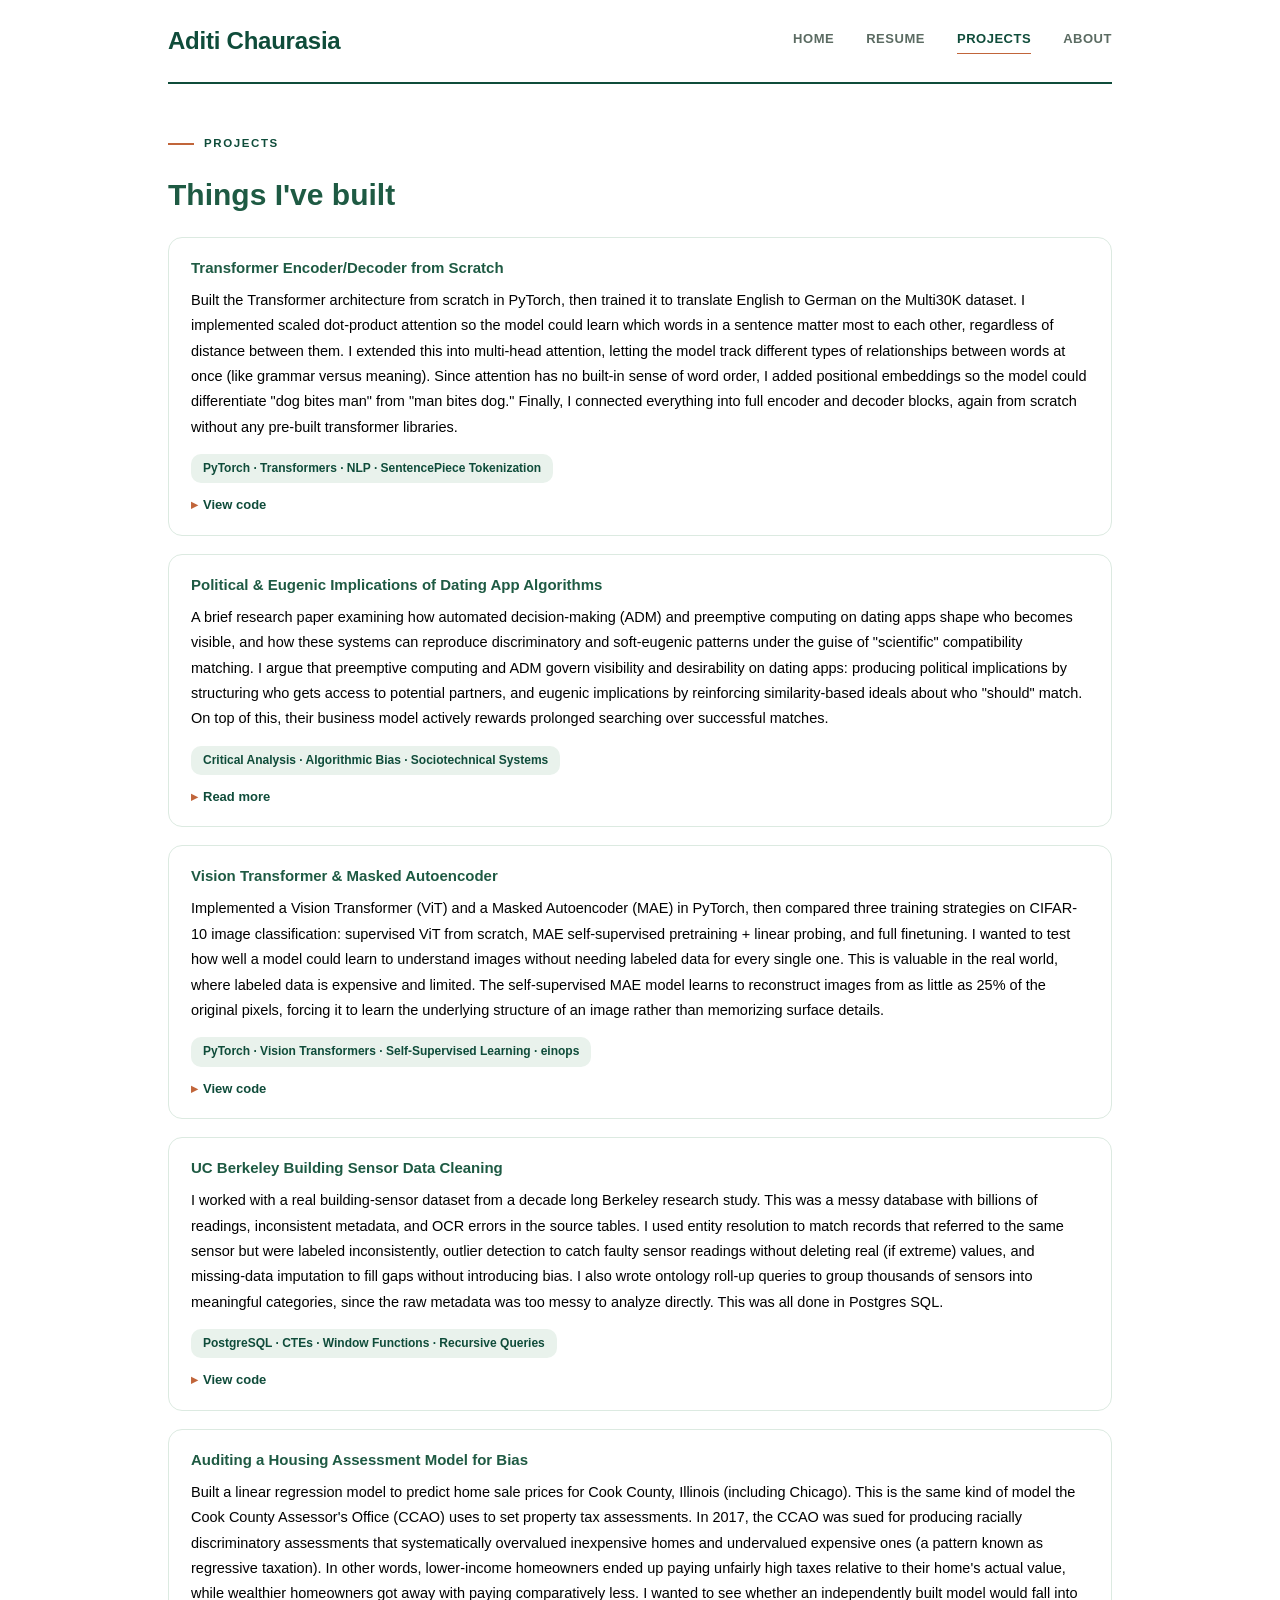
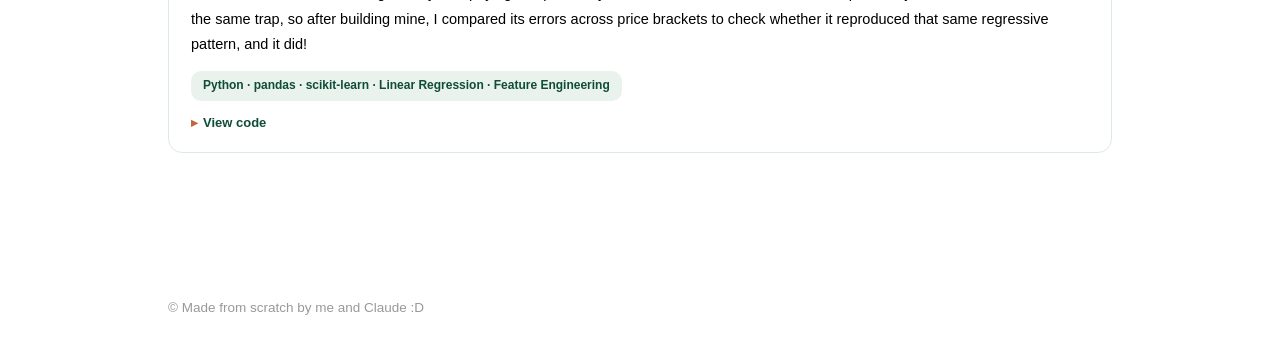
<file: projects.html>
<!DOCTYPE html>
<html lang="en">
<head>
  <meta charset="UTF-8">
  <meta name="viewport" content="width=device-width, initial-scale=1.0">
  <link rel="icon" type="image/svg+xml" href="images/favicon.svg">
  <title>Projects — Aditi Chaurasia</title>
  <link rel="stylesheet" href="css/style.css">
</head>
<body>

  <div class="wrap">
    <nav class="site-nav">
      <a href="index.html" class="logo">Aditi Chaurasia</a>
      <div class="nav-links">
        <a href="index.html">Home</a>
        <a href="resume.html">Resume</a>
        <a href="projects.html" class="active">Projects</a>
        <a href="about.html">About</a>
      </div>
    </nav>

    <header class="page-header">
      <div class="kicker">Projects</div>
      <h1>Things I've built</h1>
    </header>

    <section class="project-grid">

      <div class="project-card expandable" style="grid-column: 1 / -1;">
        <h3>Transformer Encoder/Decoder from Scratch</h3>
        <p>Built the Transformer architecture from scratch in PyTorch, then trained it to translate English to German on the Multi30K dataset. I implemented scaled dot-product attention so the model could learn which words in a sentence matter most to each other, regardless of distance between them. I extended this into multi-head attention, letting the model track different types of relationships between words at once (like grammar versus meaning). Since attention has no built-in sense of word order, I added positional embeddings so the model could differentiate "dog bites man" from "man bites dog." Finally, I connected everything into full encoder and decoder blocks, again from scratch without any pre-built transformer libraries.</p>
        <div class="project-stack">PyTorch &middot; Transformers &middot; NLP &middot; SentencePiece Tokenization</div>

        <div>
          <button class="project-toggle" data-target="detail-transformer" style="margin-top: 14px;">
            <span class="chevron">&#9656;</span> <span class="btn-label">View code</span>
          </button>
        </div>

        <div class="project-detail" id="detail-transformer">
          <div class="project-detail-inner">

            <div class="snippet-label">Scaled dot-product attention (the core attention mechanism)</div>
            <div class="code-block"><pre><span class="cm"># Y = softmax(mask(Q @ K^T) / sqrt(d)) @ V</span>
<span class="kw">def</span> forward(self, queries, keys, values, mask=<span class="kw">None</span>):
    key_dim = torch.tensor(keys.shape[-<span class="fn">1</span>], dtype=torch.float32)

    sim = (queries @ keys.transpose(-<span class="fn">2</span>, -<span class="fn">1</span>)) / torch.sqrt(key_dim)
    masked_sim = self.apply_mask(sim, mask=mask)
    attn_weights = F.softmax(masked_sim, dim=-<span class="fn">1</span>)
    output = attn_weights @ values

    <span class="kw">return</span> output, attn_weights</pre></div>

            <div class="snippet-label">Multi-head attention: splitting &amp; recombining across heads</div>
            <div class="code-block"><pre><span class="kw">def</span> _split_heads(self, tensor):
    <span class="cm"># tensor: [batch, seq_len, d] -> [batch, n_heads, seq_len, d_head]</span>
    batch_size, tensorlen = tensor.shape[<span class="fn">0</span>], tensor.shape[<span class="fn">1</span>]
    d_head = tensor.shape[<span class="fn">2</span>] // self.n_heads

    tensor_split = tensor.reshape(batch_size, tensorlen, self.n_heads, d_head)
    tensor_split = tensor_split.transpose(<span class="fn">1</span>, <span class="fn">2</span>)
    <span class="kw">return</span> tensor_split

<span class="kw">def</span> _combine_heads(self, tensor_split):
    <span class="cm"># inverse of _split_heads: recombine per-head outputs</span>
    size = tensor_split.shape[<span class="fn">0</span>]
    lens = tensor_split.shape[<span class="fn">2</span>]
    d_head = tensor_split.shape[<span class="fn">3</span>]

    tensor_combined = tensor_split.transpose(<span class="fn">1</span>, <span class="fn">2</span>)
    tensor_combined = tensor_combined.reshape(size, lens, self.n_heads * d_head)
    <span class="kw">return</span> tensor_combined</pre></div>

          </div>
        </div>
      </div>

      <div class="project-card expandable" style="grid-column: 1 / -1;">
        <h3>Political &amp; Eugenic Implications of Dating App Algorithms</h3>
        <p>A brief research paper examining how automated decision-making (ADM) and preemptive computing on dating apps shape who becomes visible, and how these systems can reproduce discriminatory and soft-eugenic patterns under the guise of "scientific" compatibility matching. I argue that preemptive computing and ADM govern visibility and desirability on dating apps: producing political implications by structuring who gets access to potential partners, and eugenic implications by reinforcing similarity-based ideals about who "should" match. On top of this, their business model actively rewards prolonged searching over successful matches.</p>
        <div class="project-stack">Critical Analysis &middot; Algorithmic Bias &middot; Sociotechnical Systems</div>

        <div>
          <button class="project-toggle" data-target="detail-datingapp" style="margin-top: 14px;">
            <span class="chevron">&#9656;</span> <span class="btn-label">Read more</span>
          </button>
        </div>

        <div class="project-detail" id="detail-datingapp">
          <div class="project-detail-inner">

            <div class="snippet-label">Key points</div>
            <ul style="font-size: 14.5px; color: var(--color-text); padding-left: 20px; line-height: 1.8; margin-bottom: 4px;">
              <li>Dating app algorithms function as black-boxes where users can't see or contest who is shown to them, shifting agency from the user to the platform.</li>
              <li>Bias enters through training data, proxy filters (neighborhood, job title), and ranking systems that promote dominant norms, then compounds through collaborative filtering, which learns majority swiping behavior and suppresses minority profiles.</li>
              <li>Some platforms (like eHarmony) frame compatibility in explicitly biological/genetic terms, echoing historical eugenic logic around "fitness" for reproduction.</li>
              <li>Platform business models profit from prolonged searching, not successful matches, thus creating a fundamental conflict between user goals and platform incentives.</li>
            </ul>

            <a href="papers/dating-app-algorithms.pdf" target="_blank" class="btn btn-primary" style="margin-top: 16px; display: inline-block;">Read full paper (PDF)</a>

          </div>
        </div>
      </div>

      <div class="project-card expandable" style="grid-column: 1 / -1;">
        <h3>Vision Transformer &amp; Masked Autoencoder</h3>
        <p>Implemented a Vision Transformer (ViT) and a Masked Autoencoder (MAE) in PyTorch, then compared three training strategies on CIFAR-10 image classification: supervised ViT from scratch, MAE self-supervised pretraining + linear probing, and full finetuning. I wanted to test how well a model could learn to understand images without needing labeled data for every single one. This is valuable in the real world, where labeled data is expensive and limited. The self-supervised MAE model learns to reconstruct images from as little as 25% of the original pixels, forcing it to learn the underlying structure of an image rather than memorizing surface details.</p>
        <div class="project-stack">PyTorch &middot; Vision Transformers &middot; Self-Supervised Learning &middot; einops</div>

        <div>
          <button class="project-toggle" data-target="detail-vitmae" style="margin-top: 14px;">
            <span class="chevron">&#9656;</span> <span class="btn-label">View code</span>
          </button>
        </div>

        <div class="project-detail" id="detail-vitmae">
          <div class="project-detail-inner">

            <div class="snippet-label">Splitting images into patches (the first step of ViT)</div>
            <div class="code-block"><pre><span class="kw">def</span> patchify(images, patch_size=<span class="fn">4</span>):
    <span class="cm"># images: [batch, channels, height, width]</span>
    <span class="cm"># -> [batch, num_patches, patch_pixels]</span>
    patches = rearrange(
        images, <span class="fn">"b c (h hp) (w wp) -> b (h w) (c hp wp)"</span>,
        hp=patch_size, wp=patch_size,
    )
    <span class="kw">return</span> patches</pre></div>

            <div class="snippet-label">Random masking for MAE pretraining (mask 75% of patches, keep the rest)</div>
            <div class="code-block"><pre><span class="kw">def</span> random_masking(x, keep_length, ids_shuffle):
    <span class="cm"># x: (batch, length, feature) input patches</span>
    <span class="cm"># keep_length: number of unmasked patches to keep</span>
    <span class="cm"># ids_shuffle: random permutation controlling which patches are masked</span>
    shuffled = index_sequence(x, ids_shuffle)
    kept = shuffled[:, :keep_length]

    mask = torch.ones(x.shape[:<span class="fn">2</span>], device=x.device)
    mask[:, :keep_length] = <span class="fn">0</span>
    ids_restore = torch.argsort(ids_shuffle, dim=<span class="fn">1</span>)
    mask = index_sequence(mask, ids_restore)

    <span class="kw">return</span> kept, mask, ids_restore</pre></div>

            <div class="snippet-label">Results: three training strategies compared on CIFAR-10</div>
            <div class="output-table-wrap">
              <table class="output-table">
                <thead>
                  <tr><th>Strategy</th><th>Description</th><th>Val accuracy</th></tr>
                </thead>
                <tbody>
                  <tr><td>V1</td><td>ViT, trained supervised from scratch</td><td>80.6%</td></tr>
                  <tr><td>V2</td><td>MAE pretrained, then linear probing</td><td>63.9%</td></tr>
                </tbody>
              </table>
            </div>

            <div class="snippet-label">MAE reconstructions: masking 75% of an image, then reconstructing it</div>
            <img src="img/mae-reconstruction.png" alt="MAE reconstruction examples: ground truth, masked input, and reconstructed output for several CIFAR-10 images" style="border-radius: 10px; border: 1px solid var(--color-border); margin-top: 4px;">

          </div>
        </div>
      </div>

      <div class="project-card expandable" style="grid-column: 1 / -1;">
        <h3>UC Berkeley Building Sensor Data Cleaning</h3>
        <p>I worked with a real building-sensor dataset from a decade long Berkeley research study. This was a messy database with billions of readings, inconsistent metadata, and OCR errors in the source tables. I used entity resolution to match records that referred to the same sensor but were labeled inconsistently, outlier detection to catch faulty sensor readings without deleting real (if extreme) values, and missing-data imputation to fill gaps without introducing bias. I also wrote ontology roll-up queries to group thousands of sensors into meaningful categories, since the raw metadata was too messy to analyze directly. This was all done in Postgres SQL.</p>
        <div class="project-stack">PostgreSQL &middot; CTEs &middot; Window Functions &middot; Recursive Queries</div>

        <div>
          <button class="project-toggle" data-target="detail-data101" style="margin-top: 14px;">
            <span class="chevron">&#9656;</span> <span class="btn-label">View code</span>
          </button>
        </div>

        <div class="project-detail" id="detail-data101">
          <div class="project-detail-inner">

            <div class="snippet-label">Outlier detection &amp; Winsorization (Hampel X84 method)</div>
            <div class="code-block"><pre><span class="kw">CREATE VIEW</span> cleaned_data <span class="kw">AS</span>
<span class="kw">SELECT</span>
    time, id, value, median, mad, is_outlier,
    <span class="kw">CASE</span>
        <span class="kw">WHEN</span> mad = 0 <span class="kw">THEN</span> value
        <span class="kw">WHEN NOT</span> is_outlier <span class="kw">THEN</span> value
        <span class="kw">WHEN</span> value > median
            <span class="kw">THEN</span> median + 3 * 1.4826 * mad
        <span class="kw">ELSE</span>
            median - 3 * 1.4826 * mad
    <span class="kw">END AS</span> clean_value
<span class="kw">FROM</span> labeled_data;</pre></div>

            <div class="output-table-wrap">
              <table class="output-table">
                <thead>
                  <tr><th>id</th><th>value</th><th>median</th><th>mad</th><th>is_outlier</th><th>clean_value</th></tr>
                </thead>
                <tbody>
                  <tr><td>a481d4a8&hellip;</td><td>812.6</td><td>727.5</td><td>16.2</td><td class="output-flag-true">true</td><td>799.55</td></tr>
                  <tr><td>a51d3bed&hellip;</td><td>75.0</td><td>6.19</td><td>4.96</td><td class="output-flag-true">true</td><td>28.23</td></tr>
                  <tr><td>a71fbdfd&hellip;</td><td>122.9</td><td>58.7</td><td>35.7</td><td class="output-flag-false">false</td><td>122.90</td></tr>
                  <tr><td>a744b292&hellip;</td><td>107.0</td><td>74.0</td><td>18.0</td><td class="output-flag-false">false</td><td>107.00</td></tr>
                </tbody>
              </table>
            </div>

            <div class="snippet-label">Ontology roll-up: counting sensors by category (recursive graph query)</div>
            <div class="code-block"><pre><span class="kw">WITH</span> sensor_children <span class="kw">AS</span> (
    <span class="kw">SELECT</span> subject <span class="kw">AS</span> sensor_child
    <span class="kw">FROM</span> ontology
    <span class="kw">WHERE</span> object = <span class="fn">'Brick#Sensor'</span>
        <span class="kw">AND</span> predicate = <span class="fn">'subClassOf'</span>
)
<span class="kw">SELECT</span> sc.sensor_child, <span class="kw">COUNT</span>(<span class="kw">DISTINCT</span> md.id) <span class="kw">AS</span> count
<span class="kw">FROM</span> metadata <span class="kw">AS</span> md
<span class="kw">INNER JOIN</span> mapping <span class="kw">AS</span> map <span class="kw">ON</span> md.class = map.rawname
<span class="kw">INNER JOIN</span> transitive_subClassOf <span class="kw">AS</span> t <span class="kw">ON</span> map.brickclass = t.subject
<span class="kw">INNER JOIN</span> sensor_children <span class="kw">AS</span> sc <span class="kw">ON</span> t.object = sc.sensor_child
<span class="kw">GROUP BY</span> sc.sensor_child
<span class="kw">ORDER BY</span> sc.sensor_child;</pre></div>

          </div>
        </div>
      </div>

      <div class="project-card expandable" style="grid-column: 1 / -1;">
        <h3>Auditing a Housing Assessment Model for Bias</h3>
        <p>Built a linear regression model to predict home sale prices for Cook County, Illinois (including Chicago). This is the same kind of model the Cook County Assessor's Office (CCAO) uses to set property tax assessments. In 2017, the CCAO was sued for producing racially discriminatory assessments that systematically overvalued inexpensive homes and undervalued expensive ones (a pattern known as regressive taxation). In other words, lower-income homeowners ended up paying unfairly high taxes relative to their home's actual value, while wealthier homeowners got away with paying comparatively less. I wanted to see whether an independently built model would fall into the same trap, so after building mine, I compared its errors across price brackets to check whether it reproduced that same regressive pattern, and it did!</p>
        <div class="project-stack">Python &middot; pandas &middot; scikit-learn &middot; Linear Regression &middot; Feature Engineering</div>

        <div>
          <button class="project-toggle" data-target="detail-cookcounty" style="margin-top: 14px;">
            <span class="chevron">&#9656;</span> <span class="btn-label">View code</span>
          </button>
        </div>

        <div class="project-detail" id="detail-cookcounty">
          <div class="project-detail-inner">

            <div class="snippet-label">Feature engineering: extracting bedroom counts from free-text descriptions</div>
            <div class="code-block"><pre><span class="kw">def</span> add_total_bedrooms(data):
    <span class="cm"># "Bedrooms" isn't a column -- it's buried in a free-text</span>
    <span class="cm"># "Description" field, so we pull it out with a regex.</span>
    with_rooms = data.copy()
    with_rooms[<span class="fn">'Bedrooms'</span>] = with_rooms[<span class="fn">'Description'</span>].str.extract(
        <span class="fn">r'(\d+) of which are bedroom'</span>
    )
    with_rooms[<span class="fn">'Bedrooms'</span>] = with_rooms[<span class="fn">'Bedrooms'</span>].fillna(<span class="fn">0</span>).astype(<span class="kw">int</span>)
    <span class="kw">return</span> with_rooms</pre></div>

            <div class="snippet-label">Auditing the model: RMSE and overestimation rate by price bracket</div>
            <div class="code-block"><pre><span class="kw">def</span> rmse_interval(df, start, end):
    <span class="cm"># RMSE for homes whose true log sale price falls in [start, end]</span>
    subset = df[(df[<span class="fn">'True Log Sale Price'</span>] >= start) & (df[<span class="fn">'True Log Sale Price'</span>] <= end)]
    <span class="kw">return</span> np.sqrt(np.mean((subset[<span class="fn">'Predicted Log Sale Price'</span>] - subset[<span class="fn">'True Log Sale Price'</span>]) ** <span class="fn">2</span>))

<span class="kw">def</span> prop_overest_interval(df, start, end):
    <span class="cm"># What fraction of homes in this bracket did the model overvalue?</span>
    subset = df[(df[<span class="fn">'True Log Sale Price'</span>] >= start) & (df[<span class="fn">'True Log Sale Price'</span>] <= end)]
    <span class="kw">return</span> np.mean(subset[<span class="fn">'Predicted Log Sale Price'</span>] > subset[<span class="fn">'True Log Sale Price'</span>])</pre></div>

            <div class="snippet-label">Results: does the model reproduce regressive taxation?</div>
            <div class="output-table-wrap">
              <table class="output-table">
                <thead>
                  <tr><th>Price bracket</th><th>Homes overestimated</th></tr>
                </thead>
                <tbody>
                  <tr><td>Cheaper half of homes</td><td class="output-flag-true">63.9%</td></tr>
                  <tr><td>More expensive half of homes</td><td>29.99%</td></tr>
                </tbody>
              </table>
            </div>
            <p style="font-size: 13.5px; color: var(--color-text-muted); margin-top: 10px;">Training RMSE: 53,722 (on Sale Price, delogged). Cheaper homes were overvalued more than twice as often as expensive homes &mdash; the same regressive pattern at the center of the real CCAO lawsuit.</p>

            <div class="snippet-label">RMSE and overestimation rate across price brackets</div>
            <img src="img/rmse-overestimation-chart.png" alt="Two bar charts: RMSE by log sale price interval, and percentage of house values overestimated by log sale price interval, both showing higher error and overestimation rates for cheaper homes" style="border-radius: 10px; border: 1px solid var(--color-border); margin-top: 4px;">

          </div>
        </div>
      </div>

      </section>
  </div>

  <footer class="site-footer">
    <div class="wrap">
      &copy; Made from scratch by me and Claude :D
    </div>
  </footer>

  <script>
    document.querySelectorAll('.project-toggle').forEach(function (btn) {
      var label = btn.querySelector('.btn-label');
      var originalText = label.textContent;
      var card = btn.closest('.project-card');
      btn.addEventListener('click', function () {
        var target = document.getElementById(btn.getAttribute('data-target'));
        var isOpen = btn.classList.toggle('open');
        target.classList.toggle('open', isOpen);
        if (card) { card.classList.toggle('open', isOpen); }
        label.textContent = isOpen ? 'Hide' : originalText;
      });
    });
  </script>
</body>
</html>
</file>
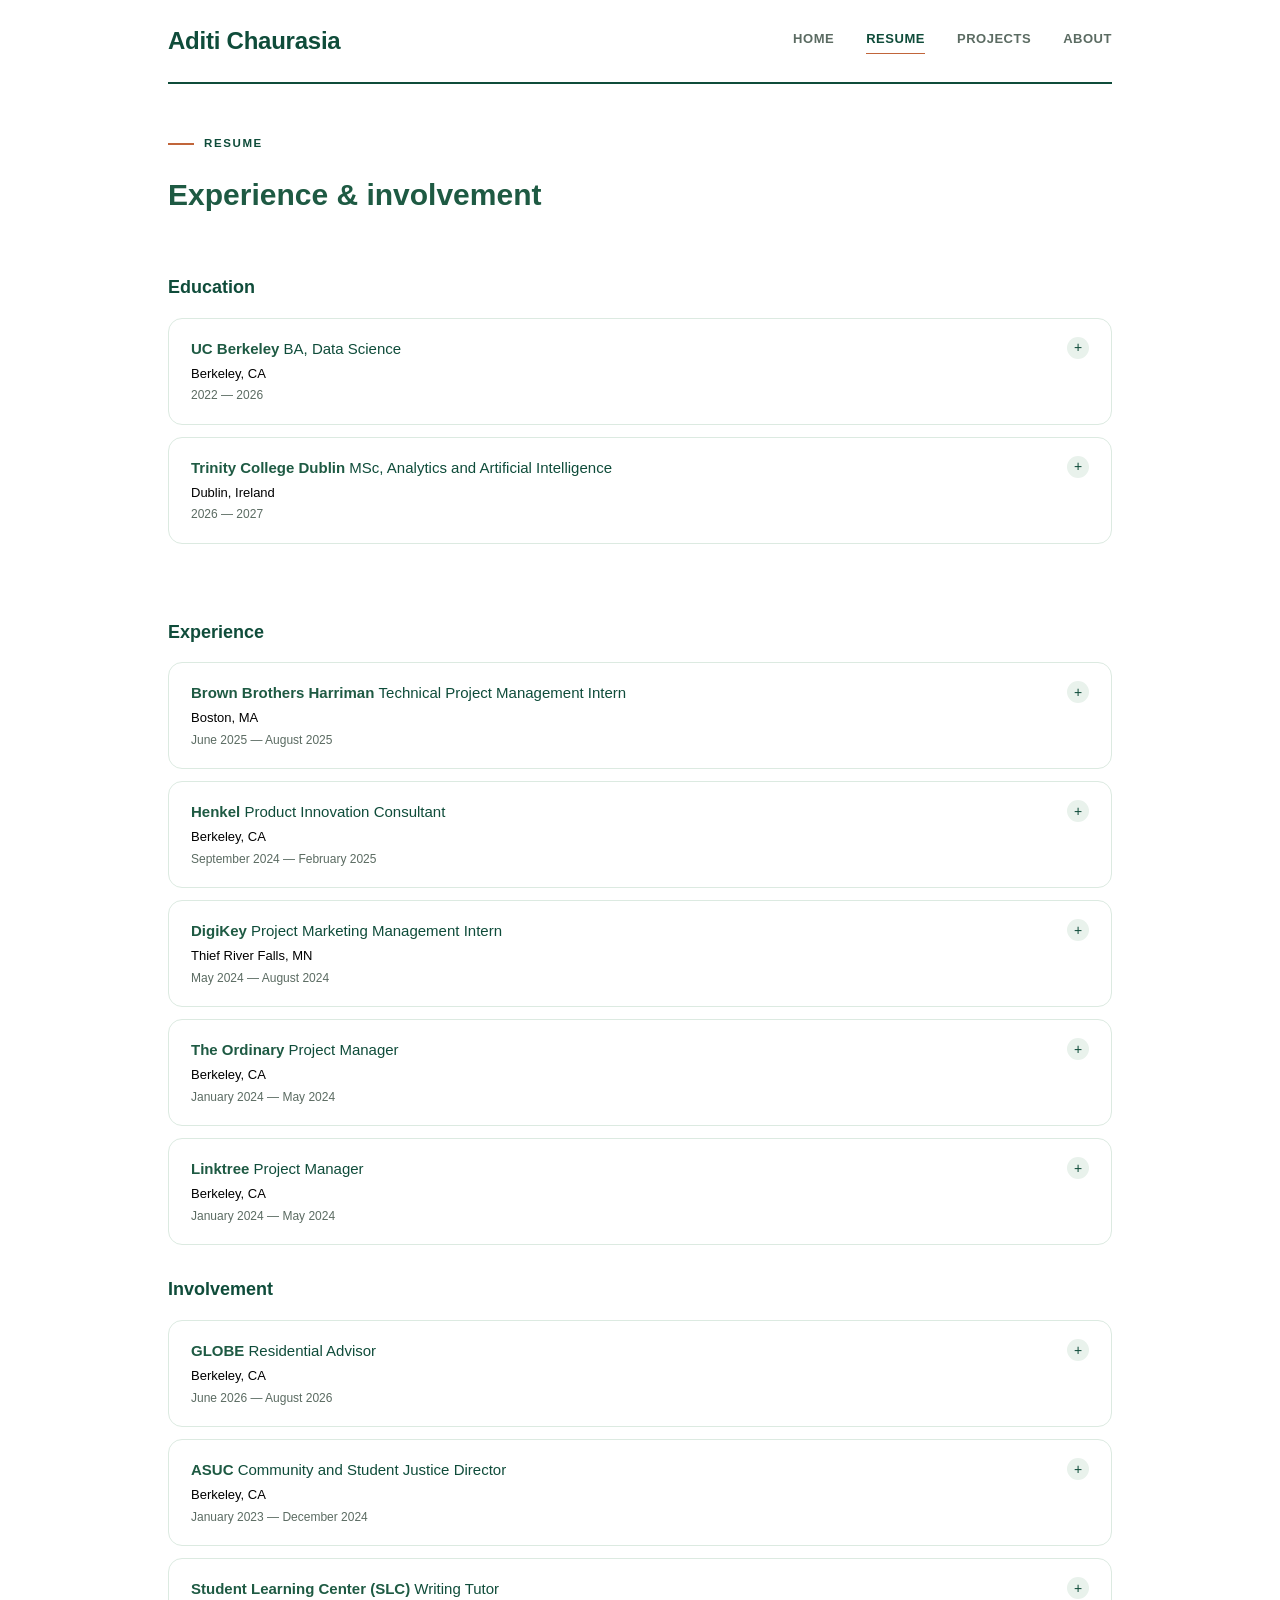
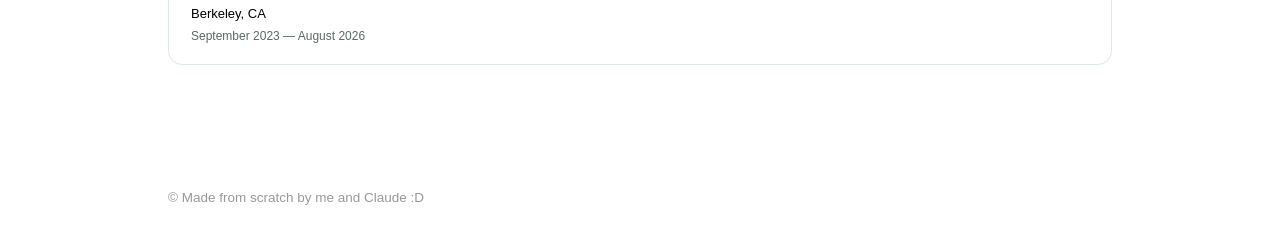
<file: resume.html>
<!DOCTYPE html>
<html lang="en">
<head>
  <meta charset="UTF-8">
  <meta name="viewport" content="width=device-width, initial-scale=1.0">
  <link rel="icon" type="image/svg+xml" href="images/favicon.svg">
  <title>Resume — Aditi Chaurasia</title>
  <link rel="stylesheet" href="css/style.css">
  <style>
    .resume-section {
      padding: 36px 0 8px;
    }
    .resume-section h2 {
      font-family: var(--font-bold); font-weight: 600;
      font-size: 18px;
      color: var(--color-green);
      margin-bottom: 16px;
    }
  </style>
</head>
<body>

  <div class="wrap">
    <nav class="site-nav">
      <a href="index.html" class="logo">Aditi Chaurasia</a>
      <div class="nav-links">
        <a href="index.html">Home</a>
        <a href="resume.html" class="active">Resume</a>
        <a href="projects.html">Projects</a>
        <a href="about.html">About</a>
      </div>
    </nav>

    <header class="page-header">
      <div class="kicker">Resume</div>
      <h1>Experience &amp; involvement</h1>
    </header>

    <section class="resume-section">
      <h2>Education</h2>
      <div class="card-list">

        <div class="exp-card">
          <div class="exp-card-top">
            <div>
              <div class="exp-card-title"><span class="exp-org-name">UC Berkeley</span> <span class="exp-role-name">BA, Data Science</span></div>
              <div class="exp-card-sub">Berkeley, CA</div>
              <div class="exp-card-meta">2022 — 2026</div>
            </div>
            <div class="exp-toggle">+</div>
          </div>
          <div class="exp-card-details">
            <div class="exp-card-details-inner">
              <div class="exp-detail-layout">

                <img src="img/logos/berkeley.png" alt="UC Berkeley logo" class="exp-org-logo">

                <div>
                  <div class="exp-narrative-text">I studied Data Science with an emphasis in Organizations and the Economy. This constituted a mix of technical coursework (data mining, probability, data engineering, data ethics) and supplementary business/econ coursework in everything from entrepreneurship to business leadership. I also received the SCET Certificate in Entrepreneurship & Technology.</div>
                </div>

              </div>
            </div>
          </div>
        </div>

        <div class="exp-card">
          <div class="exp-card-top">
            <div>
              <div class="exp-card-title"><span class="exp-org-name">Trinity College Dublin</span> <span class="exp-role-name">MSc, Analytics and Artificial Intelligence</span></div>
              <div class="exp-card-sub">Dublin, Ireland</div>
              <div class="exp-card-meta">2026 — 2027</div>
            </div>
            <div class="exp-toggle">+</div>
          </div>
          <div class="exp-card-details">
            <div class="exp-card-details-inner">
              <div class="exp-detail-layout">

                <img src="img/logos/trinity.png" alt="Trinity College Dublin logo" class="exp-org-logo">

                <div>
                  <div class="exp-narrative-text">Heading back to Dublin for a Master's in Analytics and Artificial Intelligence, after spending a semester there on exchange and falling in love with the city. Building on the data science foundation from Berkeley with a more technical AI focus.</div>
                </div>

              </div>
            </div>
          </div>
        </div>

      </div>
    </section>

    <section class="resume-section">
      <h2>Experience</h2>
      <div class="card-list">

        <div class="exp-card">
          <div class="exp-card-top">
            <div>
              <div class="exp-card-title"><span class="exp-org-name">Brown Brothers Harriman</span> <span class="exp-role-name">Technical Project Management Intern</span></div>
              <div class="exp-card-sub">Boston, MA</div>
              <div class="exp-card-meta">June 2025 — August 2025</div>
            </div>
            <div class="exp-toggle">+</div>
          </div>
          <div class="exp-card-details">
            <div class="exp-card-details-inner">
              <div class="exp-detail-layout">

                <img src="img/logos/bbh.png" alt="Brown Brothers Harriman logo" class="exp-org-logo">

                <div>
                  <div class="exp-narrative-label">What BBH is</div>
                  <div class="exp-narrative-text">Brown Brothers Harriman &amp; Co. (BBH) is the oldest and one of the largest private investment banks in the United States. I spent the summer on their Capital Partners side, which works with private businesses and wealthy families, in the Project Management office, where I oversaw various projects, mostly internal-facing.</div>

                  <div class="exp-narrative-label">Why it needed me</div>
                  <div class="exp-narrative-text">A developer toolkit (with resources like Jira and internal documentation) used by 300+ developers at BBH had no good way to search or surface information, so people kept re-asking questions that were technically already answered somewhere in there. The toolkit itself was underused relative to what it held, which meant a lot of duplicated effort and wasted time across teams that should have been avoidable.
                  <br><br>
                  Separately, Capital Partners was tracking sleeve reporting (the account-level breakdown of how client assets are allocated and tracked within a fund) across 54 accounts with no shared system. Each team was keeping its own version, which meant no one had a consistent, trustworthy view of an account's status without tracking down that particular spreadsheet.
                  <br><br>
                  Finally, Capital Partners oversees $8M+ in annual vendor subscriptions and transactions, for tools like the Bloomberg Terminal. Invoices for these came in scattered across emails and disconnected files, with no single source of truth, so there was no clean way to see total vendor spend or catch discrepancies without manually piecing it together.</div>

                  <div class="exp-narrative-label">What my work looked like day to day</div>
                  <div class="exp-narrative-list">
                    <ul>
                      <li>Integrated Azure OpenAI into the developer toolkit to add natural language search. BBH already had an enterprise contract with Microsoft's Azure/Copilot ecosystem, and Azure OpenAI's NLP processing was the strongest option available to us
                        <ul>
                          <li>Used a k-nearest neighbors approach to map user queries to the closest relevant docs by semantic similarity instead of relying on exact keyword matches, which surfaced more relevant documentation on broad searches while filtering out irrelevant matches</li>
                          <li>Presented the solution bank-wide; it's currently pending deployment</li>
                        </ul>
                      </li>
                      <li>Standardized sleeve reporting across all 54 Capital Partners accounts, which previously had no consistent format
                        <ul>
                          <li>Talked to people across the different arms of Capital Partners to understand how they actually used sleeve reporting day to day, then designed the Confluence page around that instead of a generic template, including cleaning up the visual layout</li>
                        </ul>
                      </li>
                      <li>Built Excel and Power BI dashboards to make sense of the $8M+ in daily transactions and invoices, which meant pulling together data from a pile of inconsistent spreadsheets across the accounts team, with significant back-and-forth to track down the right source before the dashboard logic could even be built</li>
                    </ul>
                  </div>

                  <div class="exp-narrative-label">The impact</div>
                  <div class="exp-narrative-text">The Confluence page hit 100% adoption across Capital Partners and received positive feedback on its usability. The dashboards gave the team real visibility with live charts into vendor spend for the first time. The AI search tool was presented in a bank-wide meeting with the CFO and is in line to be deployed.</div>
                </div>

              </div>
            </div>
          </div>
        </div>

        <div class="exp-card">
          <div class="exp-card-top">
            <div>
              <div class="exp-card-title"><span class="exp-org-name">Henkel</span> <span class="exp-role-name">Product Innovation Consultant</span></div>
              <div class="exp-card-sub">Berkeley, CA</div>
              <div class="exp-card-meta">September 2024 — February 2025</div>
            </div>
            <div class="exp-toggle">+</div>
          </div>
          <div class="exp-card-details">
            <div class="exp-card-details-inner">
              <div class="exp-detail-layout">

                <img src="img/logos/henkel.png" alt="Henkel logo" class="exp-org-logo">

                <div>
                  <div class="exp-narrative-label">What Henkel is</div>
                  <div class="exp-narrative-text">Henkel owns a portfolio of household CPG brands, including Dial hand soap, Olaplex hair care, and Persil laundry detergent. I worked with their Product Innovation team as a consultant, focused on identifying new product opportunities across several of those brand lines.</div>

                  <div class="exp-narrative-label">Why it needed me</div>
                  <div class="exp-narrative-text">Henkel wanted a clearer read on where competitors were moving and what consumers actually wanted, but that meant making sense of hundreds of product launches and tens of thousands of scattered reviews. Separately, narrowing down a materials and supplier shortlist meant weighing hundreds of options against tradeoffs that weren't consistent across categories. Both tasks would be unfeasible to do manually, so I was tasked with automating them.</div>

                  <div class="exp-narrative-label">What my work looked like day to day</div>
                  <div class="exp-narrative-list">
                    <ul>
                      <li>Classified 300+ competitor product launches and analyzed 50K+ consumer reviews using Microsoft Copilot and Qualtrics XM Discover, surfacing recurring trends and unmet needs that fed directly into new product concepts</li>
                      <li>Used Copilot to help categorize launches at a scale that would've been impractical to sort through manually, and Qualtrics XM Discover to run sentiment and theme analysis across the review data so patterns in what consumers actually cared about could surface on their own</li>
                      <li>Narrowed a list of 500+ materials and suppliers down to a prioritized shortlist by building weighted-scoring models, prompting ChatGPT to help structure and iterate on the scoring logic against criteria like cost, availability, and sustainability</li>
                      <li>Presented findings and the resulting shortlist to Henkel's Product Innovation team to guide next steps</li>
                    </ul>
                  </div>

                  <div class="exp-narrative-label">The impact</div>
                  <div class="exp-narrative-text">Leadership walked away with a data-backed view of where the market was moving and a clear, prioritized shortlist to act on, rather than a pile of raw research to sort through themselves.</div>
                </div>

              </div>
            </div>
          </div>
        </div>

        <div class="exp-card">
          <div class="exp-card-top">
            <div>
              <div class="exp-card-title"><span class="exp-org-name">DigiKey</span> <span class="exp-role-name">Project Marketing Management Intern</span></div>
              <div class="exp-card-sub">Thief River Falls, MN</div>
              <div class="exp-card-meta">May 2024 — August 2024</div>
            </div>
            <div class="exp-toggle">+</div>
          </div>
          <div class="exp-card-details">
            <div class="exp-card-details-inner">
              <div class="exp-detail-layout">

                <img src="img/logos/digikey.png" alt="DigiKey logo" class="exp-org-logo">

                <div>
                  <div class="exp-narrative-label">What DigiKey is</div>
                  <div class="exp-narrative-text">DigiKey is a major electronic components distributor, serving as a supplier to companies like SpaceX and GM as well as individual engineers and hobbyists. I spent the summer with their segment marketing team for the Automation &amp; Controls product line, working closely with vendors like Siemens, Texas Instruments, and Analog Devices.</div>

                  <div class="exp-narrative-label">Why it needed me</div>
                  <div class="exp-narrative-text">Leadership wanted a quarterly business report on Q1/Q2 KPI performance for the product line, including how DigiKey's numbers stacked up against their primary competitor Mouser's. Separately, the upcoming Q4 industrial sensors campaign needed someone coordinating between internal creative, external vendors, and the sites and newsletters running the ads.</div>

                  <div class="exp-narrative-label">What my work looked like day to day</div>
                  <div class="exp-narrative-list">
                    <ul>
                      <li>Built interactive Tableau dashboards for the quarterly business review (QBR), mapping marketing KPIs like lead volume, conversion rate, and web engagement to actual performance for the Automation &amp; Controls line
                        <ul>
                          <li>Connected the dashboards live to the underlying data sources so leadership could see performance update in real time instead of working off static, outdated numbers</li>
                          <li>Designed the dashboards with large headline KPI callouts and clean visual charts so the numbers were immediately legible to a non-technical audience</li>
                          <li>Presented the QBR to 182 employees, including the CEO. It was my first corporate presentation of that scale, and fielding questions from leadership was very intimidating at first, but by the end of the internship I'd built up enough command of the material to handle most questions on the spot</li>
                        </ul>
                      </li>
                      <li>Coordinated the Q4 industrial sensors campaign across internal creative, external vendors, and ad placements
                        <ul>
                          <li>Used MicroStrategy to pull and report on campaign performance data, Google Analytics to track web traffic and engagement tied to the campaign, Salesforce ADvendio to manage vendor-side ad spend and placements, and Asana to keep internal timelines and ownership organized across the team</li>
                          <li>Briefed the internal creative and design team on what each ad needed, including dimensions for different placements and the core messaging</li>
                          <li>Helped come up with fun catchphrases for the ads :)</li>
                          <li>Coordinated specs and deadlines directly with the external websites and newsletters running the ads, so creative assets landed in the right format on time</li>
                        </ul>
                      </li>
                    </ul>
                  </div>

                  <div class="exp-narrative-label">The impact</div>
                  <div class="exp-narrative-text">The Q4 industrial sensors campaign delivered 15% lead generation growth, and leadership walked away with a live, reliable read on Automation &amp; Controls KPIs for Q1 and Q2, built as a repeatable system rather than a one-off report, and it's still in use today.</div>
                </div>

              </div>
            </div>
          </div>
        </div>

        <div class="exp-card">
          <div class="exp-card-top">
            <div>
              <div class="exp-card-title"><span class="exp-org-name">The Ordinary</span> <span class="exp-role-name">Project Manager</span></div>
              <div class="exp-card-sub">Berkeley, CA</div>
              <div class="exp-card-meta">January 2024 — May 2024</div>
            </div>
            <div class="exp-toggle">+</div>
          </div>
          <div class="exp-card-details">
            <div class="exp-card-details-inner">
              <div class="exp-detail-layout">

                <img src="img/logos/theordinary.png" alt="The Ordinary logo" class="exp-org-logo">

                <div>
                  <div class="exp-narrative-label">What The Ordinary is</div>
                  <div class="exp-narrative-text">The Ordinary is a cult-favorite skincare brand known for its stripped-down, ingredient-first branding, and clinical-looking labels/packaging. As part of a broader push to reach a younger audience, the brand wanted to explore how to bring in Gen Z, a demographic that historically gravitates toward bold color and playful packaging, without losing the clean, minimalist DNA that made the brand a cult favorite in the first place.</div>

                  <div class="exp-narrative-label">Why it needed me</div>
                  <div class="exp-narrative-text">The brand needed real, on-the-ground research to figure out how to cater to Gen Z while staying true to their brand ethos. This project came through a contract my student consulting organization (which does market research and strategy work for fashion and beauty brands) negotiated directly with The Ordinary, on the agreement that we could deliver real, current research on what Gen Z actually wants to guide their product direction.</div>

                  <div class="exp-narrative-label">What my work looked like day to day</div>
                  <div class="exp-narrative-list">
                    <ul>
                      <li>Ran 375 Qualtrics surveys across UC campuses to capture a broad Gen Z/Gen Alpha demographic, aimed at figuring out what actually drives purchase decisions for this audience
                        <ul>
                          <li>The research surfaced that color and portability were major purchase drivers. Gen Z wanted products that looked good enough to pull out in public and show off, something closer to a status symbol or accessory than a purely functional item</li>
                          <li>Used an AI-assisted text analysis tool to process open-ended survey responses at scale, pulling out recurring keywords via a heatmap and running sentiment analysis to catch patterns that wouldn't have surfaced from just reading through hundreds of responses manually</li>
                        </ul>
                      </li>
                      <li>Analyzed 50+ competitor brands to understand positioning gaps in the lip care space</li>
                      <li>Built a market sizing estimate by cross-referencing broader US lip balm category data with Gen-Z-specific spending and purchase-frequency patterns from the survey results, landing on a $30–50M addressable opportunity</li>
                      <li>Led the 7-member student team through Asana with structured check-ins and clear ownership over each research stream, and personally maintained communication with The Ordinary's R&amp;D team, translating raw survey findings and competitive research into recommendations R&amp;D could actually act on and presenting prototypes as the research came together</li>
                    </ul>
                  </div>

                  <div class="exp-narrative-label">The impact</div>
                  <div class="exp-narrative-text">The research directly informed the brand's pivot, and the resulting product, a Squalane + Amino Acids Lip Balm, launched in July 2024. It was designed around the research findings, with a distinctive shape built for Gen Z appeal, while keeping The Ordinary's minimalist label and clinical branding intact. It currently holds a 4-star rating across 4.2K reviews.</div>
                </div>

              </div>
            </div>
          </div>
        </div>

        <div class="exp-card">
          <div class="exp-card-top">
            <div>
              <div class="exp-card-title"><span class="exp-org-name">Linktree</span> <span class="exp-role-name">Project Manager</span></div>
              <div class="exp-card-sub">Berkeley, CA</div>
              <div class="exp-card-meta">January 2024 — May 2024</div>
            </div>
            <div class="exp-toggle">+</div>
          </div>
          <div class="exp-card-details">
            <div class="exp-card-details-inner">
              <div class="exp-detail-layout">

                <img src="img/logos/linktree.png" alt="Linktree logo" class="exp-org-logo">

                <div>
                  <div class="exp-narrative-label">What Linktree is</div>
                  <div class="exp-narrative-text">Linktree is the link-in-bio tool most people know from Instagram profiles. This project came through my student consulting organization, which works with companies in the social media and entertainment space, and I served as project manager on growth and engagement experiments aimed at college students.</div>

                  <div class="exp-narrative-label">Why it needed me</div>
                  <div class="exp-narrative-text">Linktree's user base skewed heavily toward content creators, and the company wanted to grow beyond that, specifically getting everyday college students to create and actually use Linktree, not just influencers.</div>

                  <div class="exp-narrative-label">What my work looked like day to day</div>
                  <div class="exp-narrative-list">
                    <ul>
                      <li>Analyzed 800 Qualtrics survey responses in Tableau to understand how college students actually engage with content, which shaped a shift away from traditional marketing and toward recognizing and recreating current Instagram and TikTok microtrends and post formats from a brand perspective</li>
                      <li>Ran A/B tests on post formats and timing, tracking CTR and impressions to validate what was actually working rather than going on instinct
                        <ul>
                          <li>Found that static "meme" template posts, engaging directly in the comments of unrelated viral posts, and posting in the evening consistently outperformed other formats</li>
                        </ul>
                      </li>
                      <li>Led the execution team through Asana, assigning ownership over content creation, testing, and reporting, and ran regular check-ins to keep the team iterating quickly based on what the A/B tests were showing week to week</li>
                      <li>Used the winning formats and timing to expand our presence to 10+ schools in just 6 weeks</li>
                    </ul>
                  </div>

                  <div class="exp-narrative-label">The impact</div>
                  <div class="exp-narrative-text">Account creation went up 31%, driven specifically by everyday college students rather than content creators, which was the actual KPI the campaign was built around.</div>
                </div>

              </div>
            </div>
          </div>
        </div>

      </div>

      <h2>Involvement</h2>
      <div class="card-list">

        <div class="exp-card">
          <div class="exp-card-top">
            <div>
              <div class="exp-card-title"><span class="exp-org-name">GLOBE</span> <span class="exp-role-name">Residential Advisor</span></div>
              <div class="exp-card-sub">Berkeley, CA</div>
              <div class="exp-card-meta">June 2026 — August 2026</div>
            </div>
            <div class="exp-toggle">+</div>
          </div>
          <div class="exp-card-details">
            <div class="exp-card-details-inner">
              <div class="exp-detail-layout">

                <img src="img/logos/globe.png" alt="GLOBE logo" class="exp-org-logo">

                <div>
                  <div class="exp-narrative-label">What GLOBE is</div>
                  <div class="exp-narrative-text">GLOBE is an arm of UC Berkeley's College of Engineering. Since 2005, GLOBE has helped Berkeley Engineering's departments, centers, and units engage with international university partners, and also runs programs connecting high school students and researchers with Berkeley Engineering.</div>

                  <div class="exp-narrative-label">Why it needed me</div>
                  <div class="exp-narrative-text">The program brings in high schoolers for an intensive summer of technical work, building 3D-printed robots and training ML models, many of them away from home for the first time. I helped manage the full residential and human side of the program.</div>

                  <div class="exp-narrative-label">What my work looked like day to day</div>
                  <div class="exp-narrative-list">
                    <ul>
                      <li>Served as a live-in residential mentor to over 50 students this summer, ensuring they had a safe, supported residential experience alongside the academic program</li>
                      <li>Developed engaging schedules and organized field trips with real exposure to campus and the broader engineering community</li>
                      <li>Managed student requests and resolved day-to-day conflicts, often acting as the first point of contact when something needed a fast, calm decision</li>
                      <li>Maintained communication across multiple stakeholder groups as the face of the program, including UC Berkeley, students' parents, industry partners, and guest speakers</li>
                      <li>Although this wasn't a traditional office environment, the role taught me a lot of what corporate management actually demands: reading a room, adjusting your approach person to person, staying composed under pressure, and making judgment calls with incomplete information, skills I've carried directly into every internship since</li>
                    </ul>
                  </div>

                  <div class="exp-narrative-label">The impact</div>
                  <div class="exp-narrative-text">A full cohort that made it through an intense technical summer, plus real professional development and industry exposure most of them wouldn't have gotten otherwise.</div>
                </div>

              </div>
            </div>
          </div>
        </div>

        <div class="exp-card">
          <div class="exp-card-top">
            <div>
              <div class="exp-card-title"><span class="exp-org-name">ASUC</span> <span class="exp-role-name">Community and Student Justice Director</span></div>
              <div class="exp-card-sub">Berkeley, CA</div>
              <div class="exp-card-meta">January 2023 — December 2024</div>
            </div>
            <div class="exp-toggle">+</div>
          </div>
          <div class="exp-card-details">
            <div class="exp-card-details-inner">
              <div class="exp-detail-layout">

                <img src="img/logos/berkeley.png" alt="UC Berkeley logo" class="exp-org-logo">

                <div>
                  <div class="exp-narrative-label">What ASUC is</div>
                  <div class="exp-narrative-text">ASUC (Associated Students of the University of California) is Berkeley's student government. I served as Community and Student Justice Director, leading a team of 4 within a larger 18-person branch, focused on equity across campus clubs and access to Berkeley itself for local students.</div>

                  <div class="exp-narrative-label">Why it needed me</div>
                  <div class="exp-narrative-text">Berkeley's clubs have an unfortunate reputation for being racially homogenous, which makes joining intimidating for students who don't see themselves already represented, and recruitment practices across 50+ campus clubs weren't consistently equitable, which reinforced that pattern. Separately, no outreach or mentorship program for underprivileged local high schoolers was running that year, so we stepped in to fill that gap.</div>

                  <div class="exp-narrative-label">What my work looked like day to day</div>
                  <div class="exp-narrative-list">
                    <ul>
                      <li>Ran seminars and surveys on equitable recruitment across 50+ clubs, which surfaced a few recurring issues: rubrics with vague "culture fit" components and a lack of transparency around what to actually expect in interview and case study rounds
                        <ul>
                          <li>Worked with clubs to build more conscious, structured rubrics that replaced "culture fit" with concrete, inclusive criteria, and pushed for clearer communication upfront about what each recruitment round would actually involve and how to prepare</li>
                          <li>Helped several clubs design a parallel, no-experience-required track, not a lower tier, but a genuinely different entry point with a smaller time commitment, so students could explore the space before committing to the full club</li>
                        </ul>
                      </li>
                      <li>Led a team of 4 organizing and staffing external campus events like outreach fairs and student socials</li>
                      <li>Since no formal outreach program for local high schoolers was running that year, I built one: a structured mentorship program for 23 underprivileged students from Berkeley and El Cerrito High School, meeting weekly over a 12-week period to walk them through the entire college application process, including exploring majors and colleges, campus tours of Berkeley, Stanford, and USF, filling out the Common App, answering UC Personal Insight Questions, and navigating financial aid</li>
                    </ul>
                  </div>

                  <div class="exp-narrative-label">The impact</div>
                  <div class="exp-narrative-text">Underrepresented minority participation in clubs increased 25% (self-reported), and 40% of students in the mentorship program were admitted to Berkeley.</div>
                </div>

              </div>
            </div>
          </div>
        </div>

        <div class="exp-card">
          <div class="exp-card-top">
            <div>
              <div class="exp-card-title"><span class="exp-org-name">Student Learning Center (SLC)</span> <span class="exp-role-name">Writing Tutor</span></div>
              <div class="exp-card-sub">Berkeley, CA</div>
              <div class="exp-card-meta">September 2023 — August 2026</div>
            </div>
            <div class="exp-toggle">+</div>
          </div>
          <div class="exp-card-details">
            <div class="exp-card-details-inner">
              <div class="exp-detail-layout">

                <img src="img/logos/berkeley.png" alt="UC Berkeley logo" class="exp-org-logo">

                <div>
                  <div class="exp-narrative-label">What the SLC is</div>
                  <div class="exp-narrative-text">The Student Learning Center is Berkeley's campus-wide academic support hub. I work as a Writing Tutor, supporting students across disciplines and grades with their academic writing.</div>

                  <div class="exp-narrative-label">Why it needed me</div>
                  <div class="exp-narrative-text">Students across disciplines needed one-on-one academic support they could actually rely on, from someone who could adapt to different backgrounds and learning needs rather than a one-size-fits-all approach. My role became especially valuable with the rise of generative AI writing, which both stunted students' academic writing and denied them personalized, <em>human</em> feedback.</div>

                  <div class="exp-narrative-label">What my work looked like day to day</div>
                  <div class="exp-narrative-list">
                    <ul>
                      <li>Provide one-on-one academic writing support to students across disciplines, building rapport quickly and adapting to each student's background and needs</li>
                      <li>Run classroom outreach across campus, introducing students to SLC services and acting as a first point of contact</li>
                      <li>Support day-to-day operations like scheduling and resource coordination</li>
                    </ul>
                  </div>

                  <div class="exp-narrative-label">The impact</div>
                  <div class="exp-narrative-text">Over my time at the SLC, I personally supported over 200 students, with a 94% satisfaction rate with our sessions.</div>
                </div>

              </div>
            </div>
          </div>
        </div>

      </div>
    </section>
  </div>

  <footer class="site-footer">
    <div class="wrap">
      &copy; Made from scratch by me and Claude :D
    </div>
  </footer>

  <script>
    document.querySelectorAll('.exp-card').forEach(function (card) {
      card.addEventListener('click', function () {
        card.classList.toggle('open');
      });
    });
  </script>
</body>
</html>
</file>
<file: css/style.css>
/* ============================
   Variables & Reset
   ============================ */
:root {
  --color-bg: #FFFFFF;
  --color-card: #FFFFFF;
  --color-border: #DCEAE1;
  --color-rule: #D7E5DC;
  --color-green: #0F4C3A;
  --color-green-light: #E9F2EC;
  --color-green-mid: #3D7A5E;
  --color-green-dark: #1E5A43;
  --color-accent: #C1653A; /* terracotta */
  --color-accent-light: #F5E3DA;
  --color-ink: #161611;
  --color-text: #000000;
  --color-text-muted: #000000;
  --color-text-faint: #5B6B62;
  --color-grey: #999999; /* footer / light-grey utility */
  --font-bold: 'Helvetica Neue', Helvetica, Arial, sans-serif;
  --font-light: 'Helvetica Neue', Helvetica, Arial, sans-serif;
  --max-width: 1000px;
}

* {
  margin: 0;
  padding: 0;
  box-sizing: border-box;
}

body {
  background: var(--color-bg);
  color: var(--color-text);
  font-family: var(--font-light); font-weight: 380; font-size: 16px;
  line-height: 1.6;
}

h1, h3 {
  color: var(--color-ink);
}

h2 {
  color: var(--color-green-dark);
}

a {
  text-decoration: none;
  color: inherit;
}

img {
  max-width: 100%;
  display: block;
}

.wrap {
  max-width: var(--max-width);
  margin: 0 auto;
  padding: 0 28px;
}

/* ============================
   Page header (used on resume/projects/about)
   ============================ */
.page-header {
  padding: 50px 0 10px;
}

.page-header h1 {
  font-family: var(--font-bold); font-weight: 700;
  font-size: 30px;
  color: var(--color-green-dark);
  margin-bottom: 8px;
}

.page-header p {
  font-family: var(--font-light); font-weight: 380;
  font-size: 14px;
  color: var(--color-text-muted);
  max-width: 520px;
}

/* ============================
   Kicker (signature label, used site-wide)
   ============================ */
.kicker {
  display: flex;
  align-items: center;
  gap: 10px;
  font-family: var(--font-bold); font-weight: 700;
  font-size: 11.5px;
  letter-spacing: 0.14em;
  text-transform: uppercase;
  color: var(--color-green);
  margin-bottom: 18px;
}

.kicker::before {
  content: '';
  display: inline-block;
  width: 26px;
  height: 2px;
  background: var(--color-accent);
}

/* ============================
   Nav — thin strip, no logo bulk
   ============================ */
.site-nav {
  display: flex;
  justify-content: space-between;
  align-items: center;
  padding: 22px 0;
  border-bottom: 2px solid var(--color-green);
}

.logo {
  font-family: var(--font-bold); font-weight: 700;
  font-size: 24px;
  letter-spacing: -0.01em;
  color: var(--color-green);
}

.nav-links {
  display: flex;
  gap: 32px;
  font-family: var(--font-bold); font-weight: 600;
  font-size: 13px;
  letter-spacing: 0.04em;
  text-transform: uppercase;
  color: var(--color-text-faint);
}

.nav-links a {
  transition: color 0.15s ease, border-color 0.15s ease;
  padding-bottom: 3px;
  border-bottom: 1.5px solid transparent;
}

.nav-links a:hover {
  color: var(--color-green);
  border-bottom-color: var(--color-green);
}

.nav-links a.active {
  color: var(--color-green);
  border-bottom-color: var(--color-accent);
}

/* ============================
   Hero — asymmetric split w/ annotation column
   ============================ */
.hero {
  display: grid;
  grid-template-columns: 1fr 260px;
  gap: 70px;
  padding: 80px 0 70px;
}

.hero-main h1 {
  font-family: var(--font-bold); font-weight: 700;
  font-size: 50px;
  line-height: 1.14;
  letter-spacing: -0.015em;
  color: var(--color-green);
  margin-bottom: 22px;
}

.hero-main p {
  font-size: 16px;
  color: var(--color-text-muted);
  max-width: 460px;
  margin-bottom: 30px;
}

.hero-actions {
  display: flex;
  align-items: center;
  gap: 26px;
}

.hero-notes {
  display: flex;
  flex-direction: column;
  gap: 22px;
  padding-top: 4px;
  border-left: 2px solid var(--color-green-light);
  padding-left: 26px;
}

.hero-note-label {
  font-family: var(--font-bold); font-weight: 700;
  font-size: 11px;
  letter-spacing: 0.1em;
  text-transform: uppercase;
  color: var(--color-accent);
  margin-bottom: 5px;
}

.hero-note-value {
  font-family: var(--font-bold); font-weight: 700;
  font-size: 15.5px;
  color: var(--color-green-dark);
  line-height: 1.4;
}

/* ============================
   Buttons
   ============================ */
.btn {
  display: inline-block;
  font-family: var(--font-bold); font-weight: 600;
  font-size: 13.5px;
  padding: 11px 24px;
  border-radius: 3px;
  cursor: pointer;
  transition: opacity 0.15s ease;
}

.btn:hover {
  opacity: 0.85;
}

.btn-primary {
  background: var(--color-green);
  color: var(--color-bg);
}

.btn-link {
  font-family: var(--font-bold); font-weight: 600;
  font-size: 13.5px;
  color: var(--color-green);
  border-bottom: 1.5px solid var(--color-green);
  padding-bottom: 2px;
  transition: color 0.15s ease, border-color 0.15s ease;
}

.btn-link:hover {
  color: var(--color-accent);
  border-color: var(--color-accent);
}

/* ============================
   Below-hero highlights — no cards, hairline columns
   ============================ */
.highlights {
  padding: 50px 0 70px;
  display: grid;
  grid-template-columns: repeat(3, 1fr);
  gap: 0;
}

.highlight-card {
  border-right: 1px solid var(--color-rule);
  padding: 0 28px;
}

.highlight-card:first-child {
  padding-left: 0;
}

.highlight-card:last-child {
  border-right: none;
  padding-right: 0;
}

.highlight-card h3 {
  font-family: var(--font-bold); font-weight: 700;
  font-size: 17px;
  color: var(--color-green-dark);
  margin-bottom: 8px;
  position: relative;
  padding-left: 14px;
}

.highlight-card h3::before {
  content: '';
  position: absolute;
  left: 0;
  top: 3px;
  width: 6px;
  height: 6px;
  border-radius: 50%;
  background: var(--color-accent);
}

.highlight-card p {
  font-size: 14.5px;
  color: var(--color-text-muted);
}

/* ============================
   Footer — consistent across all pages, no divider line
   ============================ */
.site-footer {
  padding: 24px 0;
  margin-top: 60px;
  font-family: var(--font-light); font-weight: 380;
  font-size: 13.5px;
  color: var(--color-grey);
}

/* ============================
   Responsive
   ============================ */
@media (max-width: 700px) {
  .hero { grid-template-columns: 1fr; gap: 28px; }
  .hero-main h1 { font-size: 32px; }
  .hero-notes { border-left: none; border-top: 2px solid var(--color-green-light); padding-left: 0; padding-top: 22px; flex-direction: row; flex-wrap: wrap; }
  .highlights { grid-template-columns: 1fr; gap: 24px; }
  .highlight-card { border-right: none; border-bottom: 1px solid var(--color-rule); padding: 0 0 20px; }
  .highlight-card:last-child { border-bottom: none; }
  .nav-links { gap: 16px; font-size: 11px; }
}

/* ============================
   Shared card system — resume (.exp-card) + projects (.project-card)
   Same grey border, same terracotta hover, same title size, same body size
   ============================ */
.exp-card,
.project-card {
  background: var(--color-card);
  border: 1px solid var(--color-border);
  border-radius: 14px;
  padding: 18px 22px;
  transition: border-color 0.15s ease;
}

.exp-card:hover,
.exp-card.open,
.project-card:hover,
.project-card.open {
  border-color: var(--color-accent);
}

.exp-card-title,
.project-card h3 {
  font-family: var(--font-bold); font-weight: 700;
  font-size: 15px;
  color: var(--color-green-dark);
}

.project-card h3 {
  margin-bottom: 8px;
}

.project-card p,
.exp-narrative-text,
.exp-narrative-list,
.about-text p {
  font-family: var(--font-light); font-weight: 380;
  font-size: 14.5px;
  line-height: 1.75;
  color: var(--color-text-muted);
}

.project-card p {
  margin-bottom: 14px;
}

.project-stack {
  display: inline-block;
  background: var(--color-green-light);
  color: var(--color-green);
  font-family: var(--font-bold); font-weight: 600;
  font-size: 12px;
  padding: 5px 12px;
  border-radius: 10px;
}

/* ============================
   Expandable project cards (code + output)
   ============================ */

.project-card.expandable {
  cursor: default;
}

.project-toggle {
  background: none;
  border: none;
  font-family: var(--font-bold); font-weight: 600;
  font-size: 13px;
  color: var(--color-green);
  cursor: pointer;
  padding: 0;
  display: inline-flex;
  align-items: center;
  gap: 5px;
}

.project-toggle:hover {
  color: var(--color-accent);
}

.project-toggle .chevron {
  transition: transform 0.2s ease;
  display: inline-block;
  color: var(--color-accent);
}

.project-toggle.open .chevron {
  transform: rotate(90deg);
}

.project-detail {
  max-height: 0;
  overflow: hidden;
  transition: max-height 0.25s ease;
}

.project-detail.open {
  max-height: 2400px;
}

.project-detail-inner {
  padding-top: 18px;
  margin-top: 16px;
  border-top: 2px solid var(--color-green-light);
}

.snippet-label {
  font-family: var(--font-bold); font-weight: 600;
  font-size: 12.5px;
  color: var(--color-green-mid);
  margin-bottom: 8px;
  margin-top: 18px;
}

.snippet-label:first-child {
  margin-top: 0;
}

.code-block {
  background: #0B2A1D;
  border-radius: 10px;
  padding: 16px 18px;
  overflow-x: auto;
  margin-bottom: 4px;
  border: 1px solid var(--color-green-dark);
}

.code-block pre {
  font-family: 'SF Mono', 'Menlo', 'Consolas', monospace;
  font-size: 12.5px;
  line-height: 1.65;
  color: var(--color-green-light);
  white-space: pre;
}

.code-block .kw   { color: #8FD3B6; font-weight: 600; }
.code-block .fn   { color: #E9D28A; }
.code-block .cm   { color: #6FA98C; font-style: italic; }

.output-table-wrap {
  overflow-x: auto;
  border: 1px solid var(--color-border);
  border-radius: 10px;
  margin-top: 10px;
}

.output-table {
  width: 100%;
  border-collapse: collapse;
  font-size: 12.5px;
}

.output-table th {
  background: var(--color-green-light);
  color: var(--color-green-dark);
  font-family: var(--font-bold); font-weight: 600;
  text-align: left;
  padding: 8px 12px;
  white-space: nowrap;
  border-bottom: 2px solid var(--color-accent);
}

.output-table td {
  padding: 7px 12px;
  border-top: 1px solid var(--color-border);
  color: var(--color-text);
  white-space: nowrap;
}

.output-table tr:nth-child(even) {
  background: #FCFBF8;
}

.output-flag-true {
  color: var(--color-accent);
  font-weight: 600;
}

.output-flag-false {
  color: var(--color-text-faint);
}

/* ============================
   Resume-specific card internals (structure, not colors/sizes)
   ============================ */
.card-list {
  display: flex;
  flex-direction: column;
  gap: 12px;
  margin-bottom: 30px;
}

.exp-card {
  cursor: pointer;
}

.exp-card-top {
  display: flex;
  justify-content: space-between;
  align-items: flex-start;
  gap: 16px;
}

.exp-org-name {
  font-weight: 700;
  color: var(--color-green-dark);
}

.exp-role-name {
  font-weight: 400;
  color: var(--color-green);
}

.exp-card-sub {
  font-size: 13px;
  color: var(--color-text-muted);
  margin-top: 3px;
}

.exp-card-meta {
  font-size: 12px;
  color: var(--color-text-faint);
  white-space: nowrap;
  margin-top: 2px;
}

.exp-toggle {
  width: 22px;
  height: 22px;
  border-radius: 50%;
  background: var(--color-green-light);
  color: var(--color-green);
  display: flex;
  align-items: center;
  justify-content: center;
  font-size: 14px;
  flex-shrink: 0;
  transition: transform 0.2s ease;
}

.exp-card.open .exp-toggle {
  transform: rotate(45deg);
}

.exp-card-details {
  max-height: 0;
  overflow: hidden;
  transition: max-height 0.25s ease;
}

.exp-card.open .exp-card-details {
  max-height: 1800px;
}

.exp-card-details-inner {
  padding-top: 14px;
  margin-top: 14px;
  border-top: 1px solid var(--color-border);
}

.exp-narrative-list ul {
  list-style: none;
  display: flex;
  flex-direction: column;
  gap: 8px;
  padding-left: 0;
}

.exp-narrative-list li::before {
  content: "•  ";
  color: var(--color-accent);
  font-weight: 700;
}

.exp-narrative-list li ul {
  margin-top: 8px;
  margin-left: 18px;
  padding-left: 0;
}

.exp-narrative-label {
  font-family: var(--font-bold); font-weight: 600;
  font-size: 12.5px;
  color: var(--color-green);
  margin-bottom: 4px;
  margin-top: 16px;
  display: flex;
  align-items: center;
  gap: 8px;
}

.exp-narrative-label::before {
  content: "";
  display: inline-block;
  width: 28px;
  height: 2px;
  background-color: var(--color-accent);
  flex-shrink: 0;
}

.exp-narrative-label:first-child {
  margin-top: 0;
}

.exp-detail-layout {
  display: grid;
  grid-template-columns: 96px 1fr;
  gap: 26px;
  align-items: start;
}

.exp-org-logo {
  width: 100%;
  height: auto;
  max-width: 96px;
  display: block;
}

@media (max-width: 600px) {
  .exp-detail-layout {
    grid-template-columns: 1fr;
  }
  .exp-org-logo {
    max-width: 64px;
    margin-bottom: 4px;
  }
}

/* ============================
   Projects page grid
   ============================ */
.project-grid {
  display: grid;
  grid-template-columns: repeat(2, 1fr);
  gap: 18px;
  padding-bottom: 60px;
}

@media (max-width: 700px) {
  .project-grid { grid-template-columns: 1fr; }
}

/* ============================
   About page
   ============================ */
.about-grid {
  display: grid;
  grid-template-columns: 1.3fr 1fr;
  gap: 40px;
  padding: 30px 0 10px;
  align-items: center;
}

.about-text p {
  margin-bottom: 14px;
}

.about-text p:last-child {
  margin-bottom: 0;
}

.about-photo {
  display: flex;
  justify-content: center;
}

.about-photo img {
  border-radius: 16px;
  border: 1px solid var(--color-border);
  width: auto;
  max-width: 100%;
  height: 400px;
  object-fit: cover;
}

@media (max-width: 700px) {
  .about-grid {
    grid-template-columns: 1fr;
  }
}

.map-section {
  padding: 36px 0 60px;
}

.map-section h2 {
  font-family: var(--font-bold); font-weight: 600;
  font-size: 18px;
  color: var(--color-green);
  margin-bottom: 6px;
}

.map-section .map-sub {
  font-size: 13px;
  color: var(--color-text-faint);
  margin-bottom: 16px;
}

#travel-map {
  height: 420px;
  border-radius: 16px;
  border: 1px solid var(--color-border);
  z-index: 1;
}

.leaflet-popup-content-wrapper {
  border-radius: 10px;
  font-family: var(--font-light);
}

.popup-title {
  font-family: var(--font-bold); font-weight: 600;
  font-size: 14px;
  color: var(--color-green-dark);
  margin-bottom: 4px;
}

.popup-note {
  font-size: 12px;
  color: var(--color-text-muted);
}
</file>
